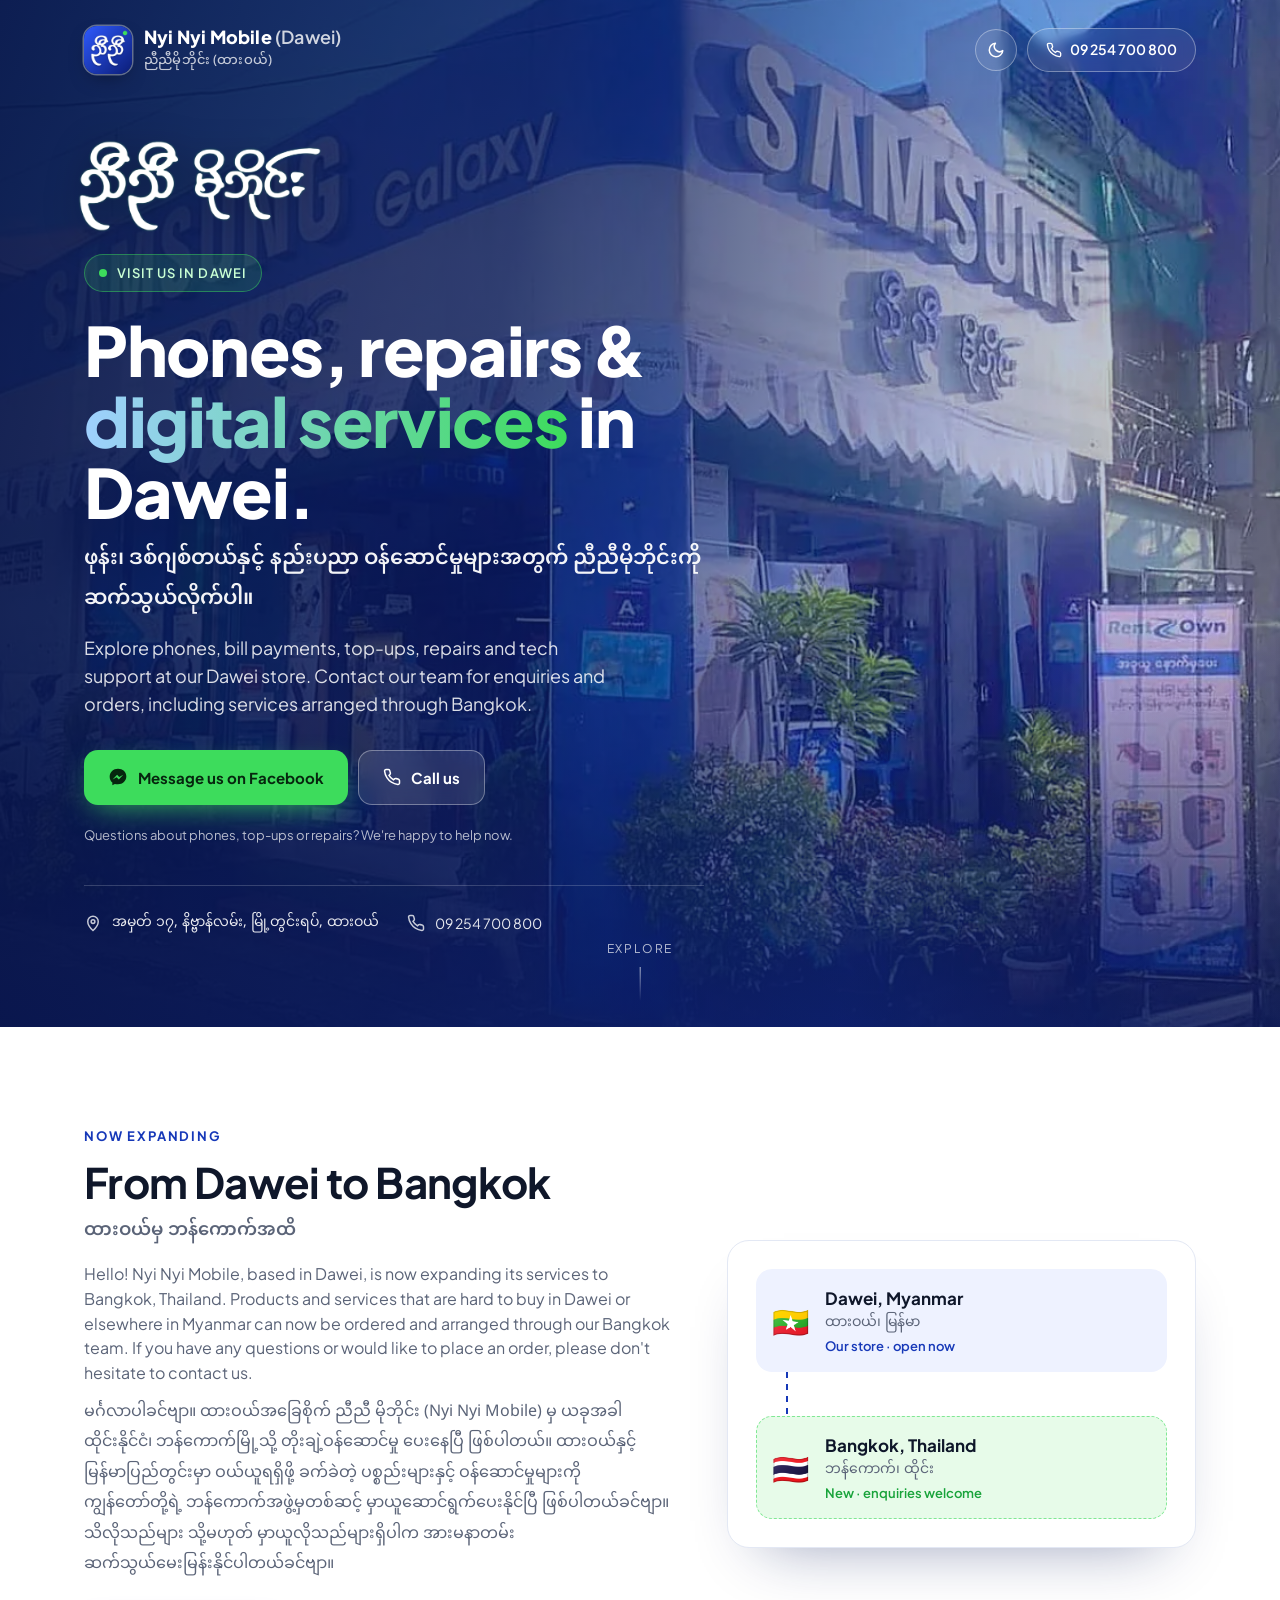
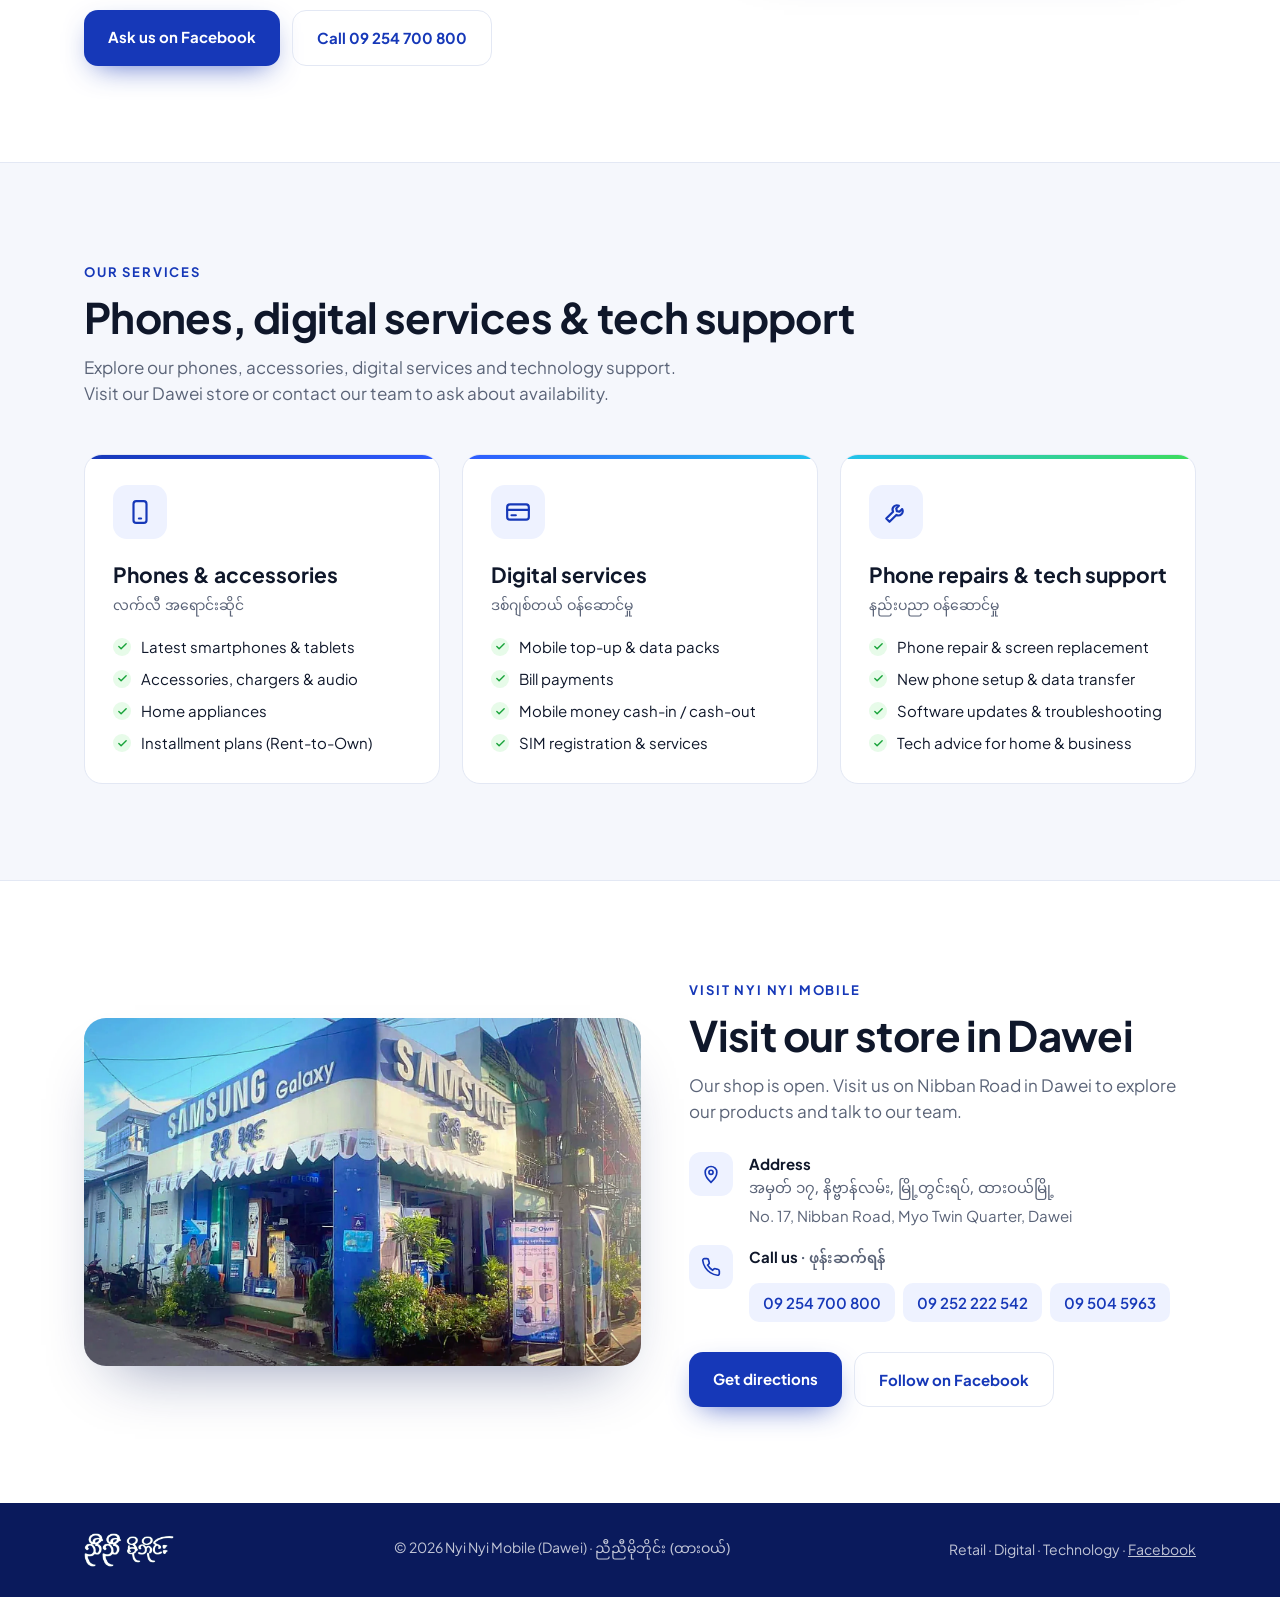
<file: index.html>
<!doctype html>
<html lang="en">
<head>
<meta charset="utf-8">
<meta name="viewport" content="width=device-width, initial-scale=1">
<title>Nyi Nyi Mobile Dawei | Phones, Repairs & Digital Services</title>
<meta name="description" content="Visit Nyi Nyi Mobile in Dawei for smartphones, accessories, phone repairs, top-ups and digital services. Find us at No. 17, Nibban Road. Call 09 254 700 800.">
<link rel="canonical" href="https://nyinyimobile.com/">
<meta property="og:type" content="website">
<meta property="og:title" content="Nyi Nyi Mobile Dawei | Phones, Repairs & Digital Services">
<meta property="og:description" content="Visit Nyi Nyi Mobile in Dawei for smartphones, accessories, phone repairs, top-ups and digital services. Find us at No. 17, Nibban Road. Call 09 254 700 800.">
<meta property="og:image" content="https://nyinyimobile.com/assets/storefront.jpg">
<meta property="og:url" content="https://nyinyimobile.com/">
<meta property="og:site_name" content="Nyi Nyi Mobile">
<meta property="og:image:width" content="1592">
<meta property="og:image:height" content="935">
<meta property="og:image:alt" content="Nyi Nyi Mobile storefront on Nibban Road in Dawei, Myanmar">
<meta name="twitter:card" content="summary_large_image">
<meta name="twitter:title" content="Nyi Nyi Mobile Dawei | Phones, Repairs & Digital Services">
<meta name="twitter:description" content="Visit Nyi Nyi Mobile in Dawei for smartphones, accessories, phone repairs, top-ups and digital services. Find us at No. 17, Nibban Road. Call 09 254 700 800.">
<meta name="twitter:image" content="https://nyinyimobile.com/assets/storefront.jpg">
<meta name="twitter:image:alt" content="Nyi Nyi Mobile storefront on Nibban Road in Dawei, Myanmar">
<link rel="preload" as="image" href="assets/storefront.webp" fetchpriority="high">
<link rel="icon" type="image/png" href="assets/logo/favicon-64.png">
<link rel="apple-touch-icon" href="assets/logo/apple-touch-icon.png">
<meta name="theme-color" content="#0a1a5c">
<script>try{var t=localStorage.getItem('nnm-theme');if(t==='dark'||t==='light')document.documentElement.setAttribute('data-theme',t)}catch(e){}</script>
<link rel="preconnect" href="https://fonts.googleapis.com">
<link rel="preconnect" href="https://fonts.gstatic.com" crossorigin>
<link href="https://fonts.googleapis.com/css2?family=Plus+Jakarta+Sans:wght@400;500;600;700;800&family=Noto+Sans+Myanmar:wght@400;600;700&display=swap" rel="stylesheet">
<script type="application/ld+json">
{
  "@context": "https://schema.org",
  "@graph": [
    {
      "@type": "MobilePhoneStore",
      "@id": "https://nyinyimobile.com/#business",
      "name": "Nyi Nyi Mobile",
      "alternateName": "ညီညီမိုဘိုင်း (ထားဝယ်)",
      "url": "https://nyinyimobile.com/",
      "description": "Smartphones, accessories, phone repairs, mobile top-ups and digital services in Dawei, Myanmar.",
      "image": "https://nyinyimobile.com/assets/storefront.jpg",
      "logo": "https://nyinyimobile.com/assets/logo/logo-icon.png",
      "telephone": "+959254700800",
      "address": {
        "@type": "PostalAddress",
        "streetAddress": "No. 17, Nibban Road, Myo Twin Quarter",
        "addressLocality": "Dawei",
        "addressCountry": "MM"
      },
      "sameAs": [
        "https://www.facebook.com/profile.php?id=61550840542961"
      ]
    },
    {
      "@type": "WebSite",
      "@id": "https://nyinyimobile.com/#website",
      "url": "https://nyinyimobile.com/",
      "name": "Nyi Nyi Mobile",
      "alternateName": "ညီညီမိုဘိုင်း",
      "inLanguage": [
        "en",
        "my"
      ],
      "publisher": {
        "@id": "https://nyinyimobile.com/#business"
      }
    },
    {
      "@type": "WebPage",
      "@id": "https://nyinyimobile.com/#webpage",
      "url": "https://nyinyimobile.com/",
      "name": "Nyi Nyi Mobile Dawei | Phones, Repairs & Digital Services",
      "description": "Visit Nyi Nyi Mobile in Dawei for smartphones, accessories, phone repairs, top-ups and digital services. Find us at No. 17, Nibban Road. Call 09 254 700 800.",
      "inLanguage": [
        "en",
        "my"
      ],
      "isPartOf": {
        "@id": "https://nyinyimobile.com/#website"
      },
      "about": {
        "@id": "https://nyinyimobile.com/#business"
      }
    }
  ]
}
</script>
<style>
  :root{
    --blue-900:#0a1a5c;
    --blue-700:#1638b8;
    --blue-500:#2f5bff;
    --green:#3ddc5c;
    --ink:#0f172a;
    --muted:#5b6478;
    --bg:#f5f7fc;
    --card:#ffffff;
    --line:#e3e8f4;
    --surface:#ffffff;
    --tint:#eef2ff;
    --tint-hover:#e0e7ff;
    --accent:#1638b8;
    --check-bg:#e7fbe9;
    --footer:#0a1a5c;
    --radius:18px;
    color-scheme:light;
  }
  /* Dark theme: follows the phone/computer setting unless the visitor picks one with the toggle */
  @media (prefers-color-scheme:dark){
    :root:not([data-theme="light"]){
      --ink:#e7ecf7; --muted:#9ba7c0; --bg:#0a1020; --card:#111a2f; --line:#1f2b47;
      --surface:#0d1528; --tint:rgba(77,120,255,.16); --tint-hover:rgba(77,120,255,.26);
      --accent:#8fb0ff; --check-bg:rgba(61,220,92,.16); --footer:#060b18; color-scheme:dark;
    }
  }
  :root[data-theme="dark"]{
    --ink:#e7ecf7; --muted:#9ba7c0; --bg:#0a1020; --card:#111a2f; --line:#1f2b47;
    --surface:#0d1528; --tint:rgba(77,120,255,.16); --tint-hover:rgba(77,120,255,.26);
    --accent:#8fb0ff; --check-bg:rgba(61,220,92,.16); --footer:#060b18; color-scheme:dark;
  }
  body,.visit,.card{transition:background-color .25s,border-color .25s,color .25s}

  .nav__right{display:flex;align-items:center;gap:10px}
  .theme-toggle{
    width:42px;height:42px;flex:none;border-radius:999px;display:grid;place-items:center;cursor:pointer;color:#fff;
    border:1px solid rgba(255,255,255,.35);background:rgba(255,255,255,.08);backdrop-filter:blur(6px);
  }
  .theme-toggle:hover{background:rgba(255,255,255,.18)}
  .theme-toggle .i-sun{display:none}
  [data-active-theme="dark"] .theme-toggle .i-sun{display:block}
  [data-active-theme="dark"] .theme-toggle .i-moon{display:none}
  *{box-sizing:border-box;margin:0;padding:0}
  html{scroll-behavior:smooth}
  body{
    font-family:"Plus Jakarta Sans","Noto Sans Myanmar",system-ui,sans-serif;
    background:var(--bg);color:var(--ink);line-height:1.55;
    -webkit-font-smoothing:antialiased;
  }
  .mm{font-family:"Noto Sans Myanmar","Plus Jakarta Sans",sans-serif;line-height:1.9}
  a{color:inherit}
  .wrap{width:100%;max-width:1160px;margin:0 auto;padding:0 24px}

  /* ---------- Hero ---------- */
  .hero{
    position:relative;min-height:100vh;min-height:100svh;color:#fff;
    display:flex;flex-direction:column;overflow:hidden;isolation:isolate;
  }
  .hero__img{
    position:absolute;inset:0;z-index:-2;
    background:url("assets/storefront.webp") center 35%/cover no-repeat;
    transform:scale(1.04);animation:drift 24s ease-in-out infinite alternate;
  }
  .hero::before{
    content:"";position:absolute;inset:0;z-index:-1;
    background:
      linear-gradient(100deg, rgba(8,20,72,.94) 0%, rgba(10,26,92,.82) 38%, rgba(22,56,184,.35) 70%, rgba(22,56,184,.15) 100%),
      linear-gradient(0deg, rgba(8,20,72,.85) 0%, rgba(8,20,72,0) 40%);
  }
  @keyframes drift{to{transform:scale(1.1) translateX(-1.5%)}}

  .nav{display:flex;align-items:center;justify-content:space-between;padding:26px 0}
  .brand{display:flex;align-items:center;gap:12px;text-decoration:none}
  .brand__mark{
    width:48px;height:48px;border-radius:13px;display:block;flex:none;
    box-shadow:0 0 0 1.5px rgba(255,255,255,.35), 0 8px 20px -8px rgba(0,0,0,.5);
  }
  .hero__logo{display:block;height:clamp(64px,8vw,92px);width:auto;margin:0 0 22px -6px;filter:drop-shadow(0 6px 18px rgba(0,0,0,.35))}
  .foot-logo{height:34px;width:auto;display:block}
  .brand__name{font-weight:800;font-size:18px;letter-spacing:.2px;line-height:1.1}
  .brand__name small{display:block;font-weight:500;font-size:13px;opacity:.75}
  .nav__cta{
    font-size:14px;font-weight:600;text-decoration:none;padding:10px 18px;border-radius:999px;
    border:1px solid rgba(255,255,255,.35);backdrop-filter:blur(6px);background:rgba(255,255,255,.08);
  }
  .nav__cta:hover{background:rgba(255,255,255,.18)}
  .nav__cta{display:inline-flex;align-items:center;gap:8px;white-space:nowrap}
  .brand__city{font-weight:600;opacity:.8}
  .brand__name small{margin-top:2px}
  .hero__meta a{display:flex;align-items:center;gap:10px;opacity:.9;text-decoration:none}
  .hero__meta a:hover{opacity:1;text-decoration:underline}
  .phones{display:flex;flex-wrap:wrap;gap:8px;margin-top:8px}
  .phones a{
    display:inline-flex;align-items:center;font-weight:600;font-size:15px;text-decoration:none;
    padding:8px 14px;border-radius:10px;background:var(--tint);color:var(--accent);white-space:nowrap;
  }
  .phones a:hover{background:var(--tint-hover)}

  .hero__body{flex:1;display:flex;align-items:center;padding:40px 0 90px}
  .hero__content{max-width:620px}
  .pill{
    display:inline-flex;align-items:center;gap:10px;font-size:13px;font-weight:600;letter-spacing:.08em;
    text-transform:uppercase;padding:8px 14px;border-radius:999px;
    background:rgba(61,220,92,.14);border:1px solid rgba(61,220,92,.45);color:#c9ffd4;
  }
  .pill .dot{width:8px;height:8px;border-radius:50%;background:var(--green);box-shadow:0 0 0 0 rgba(61,220,92,.7);animation:pulse 2s infinite}
  @keyframes pulse{70%{box-shadow:0 0 0 10px rgba(61,220,92,0)}100%{box-shadow:0 0 0 0 rgba(61,220,92,0)}}
  h1{font-size:clamp(38px,6vw,68px);line-height:1.04;font-weight:800;letter-spacing:-.02em;margin:22px 0 14px}
  h1 em{font-style:normal;background:linear-gradient(90deg,#9fd0ff,var(--green));-webkit-background-clip:text;background-clip:text;color:transparent}
  .hero__mm{font-size:clamp(17px,2.2vw,21px);font-weight:600;opacity:.95;margin-bottom:14px}
  .hero__lead{font-size:clamp(16px,1.8vw,18px);opacity:.85;max-width:540px}

  .notify{margin-top:32px;display:flex;gap:10px;flex-wrap:wrap;max-width:520px}
  .btn{
    font:inherit;font-weight:700;font-size:15px;padding:15px 24px;border-radius:14px;border:0;cursor:pointer;
    background:var(--green);color:#06260e;transition:transform .15s, box-shadow .15s;
    box-shadow:0 10px 30px -10px rgba(61,220,92,.8);
  }
  .btn:hover{transform:translateY(-1px)}
  .notify__note{font-size:13px;opacity:.7;margin-top:10px;width:100%}
  .btn--icon{display:inline-flex;align-items:center;justify-content:center;gap:10px;text-decoration:none}
  .btn--glass{background:rgba(255,255,255,.1);color:#fff;border:1px solid rgba(255,255,255,.35);box-shadow:none;backdrop-filter:blur(8px)}
  .btn--glass:hover{background:rgba(255,255,255,.18)}

  .hero__meta{
    display:flex;gap:28px;flex-wrap:wrap;margin-top:40px;padding-top:24px;border-top:1px solid rgba(255,255,255,.18);
    font-size:14px;
  }
  .hero__meta div{display:flex;align-items:center;gap:10px;opacity:.9}
  .hero__meta svg{flex:none;opacity:.85}

  .scroll{position:absolute;left:50%;bottom:26px;transform:translateX(-50%);opacity:.7;font-size:12px;letter-spacing:.15em;text-transform:uppercase;text-decoration:none;display:flex;flex-direction:column;align-items:center;gap:8px}
  .scroll span{width:1px;height:34px;background:linear-gradient(#fff,transparent)}

  /* ---------- Services ---------- */
  section{padding:96px 0}
  .eyebrow{font-size:13px;font-weight:700;letter-spacing:.14em;text-transform:uppercase;color:var(--accent)}
  h2{font-size:clamp(28px,4vw,42px);line-height:1.15;letter-spacing:-.015em;margin:10px 0 12px}
  .sub{color:var(--muted);max-width:620px;font-size:17px}
  .grid{display:grid;grid-template-columns:repeat(3,1fr);gap:22px;margin-top:48px}
  .card{
    background:var(--card);border:1px solid var(--line);border-radius:var(--radius);padding:30px 28px 28px;
    position:relative;overflow:hidden;transition:transform .2s, box-shadow .2s;
  }
  .card:hover{transform:translateY(-4px);box-shadow:0 24px 50px -24px rgba(22,56,184,.35)}
  .card::after{content:"";position:absolute;left:0;top:0;height:4px;width:100%;background:linear-gradient(90deg,var(--blue-700),var(--blue-500))}
  .card:nth-child(2)::after{background:linear-gradient(90deg,var(--blue-500),#22c1ee)}
  .card:nth-child(3)::after{background:linear-gradient(90deg,#22c1ee,var(--green))}
  .icon{width:54px;height:54px;border-radius:14px;display:grid;place-items:center;background:var(--tint);color:var(--accent);margin-bottom:20px}
  .card h3{font-size:21px;margin-bottom:2px}
  .card .mm{color:var(--muted);font-size:14px;margin-bottom:14px}
  .card ul{list-style:none;display:grid;gap:9px;font-size:15px}
  .card li{display:flex;gap:10px;align-items:flex-start}
  .card li::before{content:"";flex:none;width:18px;height:18px;margin-top:3px;border-radius:50%;
    background:var(--check-bg) url("data:image/svg+xml,%3Csvg xmlns='http://www.w3.org/2000/svg' viewBox='0 0 24 24' fill='none' stroke='%2318a33a' stroke-width='3' stroke-linecap='round' stroke-linejoin='round'%3E%3Cpath d='M20 6 9 17l-5-5'/%3E%3C/svg%3E") center/11px no-repeat}

  /* ---------- Visit ---------- */
  .visit{background:var(--surface);border-top:1px solid var(--line)}

  /* ---------- Expansion ---------- */
  .expand{background:var(--surface);border-bottom:1px solid var(--line)}
  .expand__grid{display:grid;grid-template-columns:1.25fr 1fr;gap:56px;align-items:center}
  .expand__mm{color:var(--muted);font-size:18px;font-weight:600;margin:-4px 0 14px}
  .expand__text{color:var(--muted);font-size:16px;max-width:620px;margin-bottom:12px}
  .route{background:var(--card);border:1px solid var(--line);border-radius:22px;padding:28px;box-shadow:0 30px 60px -36px rgba(10,26,92,.45)}
  .loc{display:flex;gap:16px;align-items:center;padding:16px;border-radius:16px;background:var(--tint)}
  .loc--new{background:var(--check-bg);outline:1.5px dashed rgba(61,220,92,.6);outline-offset:-1.5px}
  .loc__flag{font-size:30px;line-height:1;flex:none}
  .loc b{display:block;font-size:17px}
  .loc .mm{display:block;color:var(--muted);font-size:14px;line-height:1.6}
  .loc small{display:block;font-size:13px;font-weight:600;color:var(--accent);margin-top:2px}
  .loc--new small{color:#18a33a}
  [data-active-theme="dark"] .loc--new small{color:var(--green)}
  .route__line{height:44px;display:flex;justify-content:flex-start;padding-left:30px}
  .route__line span{width:2px;height:100%;background:repeating-linear-gradient(to bottom,var(--accent) 0 6px,transparent 6px 12px)}
  .visit__grid{display:grid;grid-template-columns:1.1fr 1fr;gap:48px;align-items:center}
  .photo{border-radius:22px;overflow:hidden;box-shadow:0 30px 60px -30px rgba(10,26,92,.45);aspect-ratio:16/10;background:var(--line)}
  .photo img{width:100%;height:100%;object-fit:cover;display:block}
  .info{display:grid;gap:18px;margin-top:28px}
  .info__row{display:flex;gap:16px;align-items:flex-start}
  .info__icon{flex:none;width:44px;height:44px;border-radius:12px;background:var(--tint);color:var(--accent);display:grid;place-items:center}
  .info__row b{display:block;font-size:15px}
  .info__row p{color:var(--muted);font-size:15px}
  .actions{display:flex;gap:12px;flex-wrap:wrap;margin-top:30px}
  .btn--blue{background:var(--blue-700);color:#fff;box-shadow:0 10px 30px -12px rgba(22,56,184,.8);text-decoration:none}
  .btn--ghost{background:transparent;color:var(--accent);border:1.5px solid var(--line);box-shadow:none;text-decoration:none}

  footer{background:var(--footer);color:rgba(255,255,255,.75);font-size:14px;padding:30px 0}
  footer .wrap{display:flex;justify-content:space-between;align-items:center;gap:16px;flex-wrap:wrap}


  @media (max-width:900px){
    .grid{grid-template-columns:1fr}
    .visit__grid{grid-template-columns:1fr}
    .expand__grid{grid-template-columns:1fr;gap:32px}
  }
  @media (max-width:600px){
    .wrap{padding:0 16px}
    .nav{padding:16px 0}
    .brand{gap:10px}
    .brand__mark{width:42px;height:42px;border-radius:11px}
    .hero__logo{height:58px;margin-bottom:16px}
    footer .wrap{align-items:center}
    .brand__name{font-size:16px}
    .brand__name small{font-size:12px}
    .nav__cta{padding:0;width:42px;height:42px;justify-content:center}
    .nav__cta-text{display:none}
    .hero__img{background-position:62% 30%;animation:none;transform:none}
    .hero::before{background:linear-gradient(180deg, rgba(8,20,72,.45) 0%, rgba(8,20,72,.55) 22%, rgba(8,20,72,.92) 48%, rgba(8,20,72,.98) 100%)}
    .hero__body{align-items:flex-end;padding:120px 0 64px}
    h1{font-size:34px;margin:16px 0 10px}
    .hero__mm{font-size:16px}
    .hero__lead{font-size:15px}
    .notify{margin-top:24px}
    .hero__meta{flex-direction:column;gap:12px;margin-top:28px;padding-top:20px}
    .scroll{display:none}
    section{padding:64px 0}
    .grid{gap:16px;margin-top:32px}
    .card{padding:24px 20px 22px}
    .visit__grid{gap:28px}
    .photo{border-radius:16px}
    .phones a{flex:1 1 auto;justify-content:center}
    .actions .btn{width:100%;text-align:center}
    .btn{width:100%}
    footer .wrap{flex-direction:column;gap:6px;text-align:center}
  }
  @media (prefers-reduced-motion:reduce){.hero__img,.pill .dot{animation:none}}
</style>
</head>
<body>

<!-- HERO -->
<header class="hero">
  <div class="hero__img" role="img" aria-label="Nyi Nyi Mobile storefront on a corner street in Dawei"></div>
  <div class="wrap">
    <nav class="nav" aria-label="Main navigation">
      <a class="brand" href="#">
        <img class="brand__mark" src="assets/logo/logo-icon.png" alt="" width="44" height="44">
        <span class="brand__name">Nyi Nyi Mobile <span class="brand__city">(Dawei)</span><small class="mm" lang="my">ညီညီမိုဘိုင်း (ထားဝယ်)</small></span>
      </a>
      <div class="nav__right">
      <button class="theme-toggle" type="button" aria-label="Switch between light and dark mode" title="Light / dark mode">
        <svg class="i-moon" width="18" height="18" viewBox="0 0 24 24" fill="none" stroke="currentColor" stroke-width="2" stroke-linecap="round" stroke-linejoin="round"><path d="M21 12.8A9 9 0 1 1 11.2 3a7 7 0 0 0 9.8 9.8z"/></svg>
        <svg class="i-sun" width="18" height="18" viewBox="0 0 24 24" fill="none" stroke="currentColor" stroke-width="2" stroke-linecap="round"><circle cx="12" cy="12" r="4"/><path d="M12 2v2M12 20v2M4.9 4.9l1.4 1.4M17.7 17.7l1.4 1.4M2 12h2M20 12h2M4.9 19.1l1.4-1.4M17.7 6.3l1.4-1.4"/></svg>
      </button>
      <a class="nav__cta" href="tel:+959254700800" aria-label="Call 09 254 700 800">
        <svg width="16" height="16" viewBox="0 0 24 24" fill="none" stroke="currentColor" stroke-width="2"><path d="M22 16.9v3a2 2 0 0 1-2.2 2 19.8 19.8 0 0 1-8.6-3.1 19.5 19.5 0 0 1-6-6A19.8 19.8 0 0 1 2.1 4.2 2 2 0 0 1 4.1 2h3a2 2 0 0 1 2 1.7c.1.9.4 1.8.7 2.7a2 2 0 0 1-.5 2.1L8 9.8a16 16 0 0 0 6 6l1.3-1.3a2 2 0 0 1 2.1-.5c.9.3 1.8.6 2.7.7a2 2 0 0 1 1.7 2z"/></svg>
        <span class="nav__cta-text">09 254 700 800</span>
      </a>
      </div>
    </nav>
  </div>

  <div class="hero__body">
    <div class="wrap">
      <div class="hero__content">
        <img class="hero__logo" src="assets/logo/logo-wordmark-white.png" alt="ညီညီမိုဘိုင်း — Nyi Nyi Mobile" width="1200" height="453">
        <span class="pill"><span class="dot"></span>Visit us in Dawei</span>
        <h1>Phones, repairs &amp; <em>digital services</em> in Dawei.</h1>
        <p class="hero__mm mm" lang="my">ဖုန်း၊ ဒစ်ဂျစ်တယ်နှင့် နည်းပညာ ဝန်ဆောင်မှုများအတွက် ညီညီမိုဘိုင်းကို ဆက်သွယ်လိုက်ပါ။</p>
        <p class="hero__lead">Explore phones, bill payments, top-ups, repairs and tech support at our Dawei store. Contact our team for enquiries and orders, including services arranged through Bangkok.</p>

        <div class="notify">
          <a class="btn btn--icon" href="https://m.me/61550840542961" target="_blank" rel="noopener">
            <svg width="20" height="20" viewBox="0 0 24 24" fill="currentColor" aria-hidden="true"><path d="M12 2C6.4 2 2 6.1 2 11.6c0 2.9 1.2 5.4 3.2 7.1V22l3-1.7c1.2.3 2.5.5 3.8.5 5.6 0 10-4.1 10-9.6S17.6 2 12 2zm1 12.9-2.6-2.7-4.9 2.7 5.4-5.7 2.6 2.7 4.8-2.7-5.3 5.7z"/></svg>
            Message us on Facebook
          </a>
          <a class="btn btn--icon btn--glass" href="tel:+959254700800">
            <svg width="18" height="18" viewBox="0 0 24 24" fill="none" stroke="currentColor" stroke-width="2" aria-hidden="true"><path d="M22 16.9v3a2 2 0 0 1-2.2 2 19.8 19.8 0 0 1-8.6-3.1 19.5 19.5 0 0 1-6-6A19.8 19.8 0 0 1 2.1 4.2 2 2 0 0 1 4.1 2h3a2 2 0 0 1 2 1.7c.1.9.4 1.8.7 2.7a2 2 0 0 1-.5 2.1L8 9.8a16 16 0 0 0 6 6l1.3-1.3a2 2 0 0 1 2.1-.5c.9.3 1.8.6 2.7.7a2 2 0 0 1 1.7 2z"/></svg>
            Call us
          </a>
          <p class="notify__note">Questions about phones, top-ups or repairs? We're happy to help now.</p>
        </div>

        <div class="hero__meta">
          <div>
            <svg width="18" height="18" viewBox="0 0 24 24" fill="none" stroke="currentColor" stroke-width="2"><path d="M12 22s7-6.2 7-12a7 7 0 1 0-14 0c0 5.8 7 12 7 12z"/><circle cx="12" cy="10" r="2.5"/></svg>
            <span class="mm" lang="my">အမှတ် ၁၇, နိဗ္ဗာန်လမ်း, မြို့တွင်းရပ်, ထားဝယ်</span>
          </div>
          <a href="tel:+959254700800">
            <svg width="18" height="18" viewBox="0 0 24 24" fill="none" stroke="currentColor" stroke-width="2"><path d="M22 16.9v3a2 2 0 0 1-2.2 2 19.8 19.8 0 0 1-8.6-3.1 19.5 19.5 0 0 1-6-6A19.8 19.8 0 0 1 2.1 4.2 2 2 0 0 1 4.1 2h3a2 2 0 0 1 2 1.7c.1.9.4 1.8.7 2.7a2 2 0 0 1-.5 2.1L8 9.8a16 16 0 0 0 6 6l1.3-1.3a2 2 0 0 1 2.1-.5c.9.3 1.8.6 2.7.7a2 2 0 0 1 1.7 2z"/></svg>
            09 254 700 800
          </a>
        </div>
      </div>
    </div>
  </div>
  <a class="scroll" href="#bangkok">Explore<span></span></a>
</header>

<main id="main-content">
<!-- EXPANSION -->
<section class="expand" id="bangkok">
  <div class="wrap expand__grid">
    <div>
      <span class="eyebrow">Now expanding</span>
      <h2>From Dawei to Bangkok</h2>
      <p class="mm expand__mm" lang="my">ထားဝယ်မှ ဘန်ကောက်အထိ</p>
      <p class="expand__text">Hello! Nyi Nyi Mobile, based in Dawei, is now expanding its services to Bangkok, Thailand. Products and services that are hard to buy in Dawei or elsewhere in Myanmar can now be ordered and arranged through our Bangkok team. If you have any questions or would like to place an order, please don't hesitate to contact us.</p>
      <p class="expand__text mm" lang="my">မင်္ဂလာပါခင်ဗျာ။ ထားဝယ်အခြေစိုက် ညီညီ မိုဘိုင်း (Nyi Nyi Mobile) မှ ယခုအခါ ထိုင်းနိုင်ငံ၊ ဘန်ကောက်မြို့သို့ တိုးချဲ့ဝန်ဆောင်မှု ပေးနေပြီ ဖြစ်ပါတယ်။ ထားဝယ်နှင့် မြန်မာပြည်တွင်းမှာ ဝယ်ယူရရှိဖို့ ခက်ခဲတဲ့ ပစ္စည်းများနှင့် ဝန်ဆောင်မှုများကို ကျွန်တော်တို့ရဲ့ ဘန်ကောက်အဖွဲ့မှတစ်ဆင့် မှာယူဆောင်ရွက်ပေးနိုင်ပြီ ဖြစ်ပါတယ်ခင်ဗျာ။ သိလိုသည်များ သို့မဟုတ် မှာယူလိုသည်များရှိပါက အားမနာတမ်း ဆက်သွယ်မေးမြန်းနိုင်ပါတယ်ခင်ဗျာ။</p>
      <div class="actions">
        <a class="btn btn--blue" href="https://m.me/61550840542961" target="_blank" rel="noopener">Ask us on Facebook</a>
        <a class="btn btn--ghost" href="tel:+959254700800">Call 09 254 700 800</a>
      </div>
    </div>
    <div class="route" aria-label="Locations: Dawei, Myanmar and Bangkok, Thailand">
      <div class="loc">
        <span class="loc__flag">🇲🇲</span>
        <div><b>Dawei, Myanmar</b><span class="mm" lang="my">ထားဝယ်၊ မြန်မာ</span><small>Our store · open now</small></div>
      </div>
      <div class="route__line" aria-hidden="true"><span></span></div>
      <div class="loc loc--new">
        <span class="loc__flag">🇹🇭</span>
        <div><b>Bangkok, Thailand</b><span class="mm" lang="my">ဘန်ကောက်၊ ထိုင်း</span><small>New · enquiries welcome</small></div>
      </div>
    </div>
  </div>
</section>

<!-- SERVICES -->
<section id="services">
  <div class="wrap">
    <span class="eyebrow">Our services</span>
    <h2>Phones, digital services &amp; tech support</h2>
    <p class="sub">Explore our phones, accessories, digital services and technology support. Visit our Dawei store or contact our team to ask about availability.</p>

    <div class="grid">
      <article class="card">
        <div class="icon">
          <svg width="26" height="26" viewBox="0 0 24 24" fill="none" stroke="currentColor" stroke-width="2" stroke-linecap="round" stroke-linejoin="round"><rect x="6" y="2" width="12" height="20" rx="2.5"/><path d="M11 18h2"/></svg>
        </div>
        <h3>Phones &amp; accessories</h3>
        <p class="mm" lang="my">လက်လီ အရောင်းဆိုင်</p>
        <ul>
          <li>Latest smartphones &amp; tablets</li>
          <li>Accessories, chargers &amp; audio</li>
          <li>Home appliances</li>
          <li>Installment plans (Rent-to-Own)</li>
        </ul>
      </article>

      <article class="card">
        <div class="icon">
          <svg width="26" height="26" viewBox="0 0 24 24" fill="none" stroke="currentColor" stroke-width="2" stroke-linecap="round" stroke-linejoin="round"><rect x="2" y="5" width="20" height="14" rx="2.5"/><path d="M2 10h20M6 15h4"/></svg>
        </div>
        <h3>Digital services</h3>
        <p class="mm" lang="my">ဒစ်ဂျစ်တယ် ဝန်ဆောင်မှု</p>
        <ul>
          <li>Mobile top-up &amp; data packs</li>
          <li>Bill payments</li>
          <li>Mobile money cash-in / cash-out</li>
          <li>SIM registration &amp; services</li>
        </ul>
      </article>

      <article class="card">
        <div class="icon">
          <svg width="26" height="26" viewBox="0 0 24 24" fill="none" stroke="currentColor" stroke-width="2" stroke-linecap="round" stroke-linejoin="round"><path d="M14.7 6.3a4 4 0 0 0-5.4 5.4L3 18l3 3 6.3-6.3a4 4 0 0 0 5.4-5.4l-2.5 2.5-2.4-.6-.6-2.4z"/></svg>
        </div>
        <h3>Phone repairs &amp; tech support</h3>
        <p class="mm" lang="my">နည်းပညာ ဝန်ဆောင်မှု</p>
        <ul>
          <li>Phone repair &amp; screen replacement</li>
          <li>New phone setup &amp; data transfer</li>
          <li>Software updates &amp; troubleshooting</li>
          <li>Tech advice for home &amp; business</li>
        </ul>
      </article>
    </div>
  </div>
</section>

<!-- VISIT -->
<section class="visit" id="visit">
  <div class="wrap visit__grid">
    <div class="photo">
      <img src="assets/storefront.webp" alt="Nyi Nyi Mobile phone shop at No. 17, Nibban Road, Dawei" width="1592" height="935" loading="lazy" decoding="async">
    </div>
    <div>
      <span class="eyebrow">Visit Nyi Nyi Mobile</span>
      <h2>Visit our store in Dawei</h2>
      <p class="sub">Our shop is open. Visit us on Nibban Road in Dawei to explore our products and talk to our team.</p>

      <div class="info">
        <div class="info__row">
          <span class="info__icon"><svg width="20" height="20" viewBox="0 0 24 24" fill="none" stroke="currentColor" stroke-width="2"><path d="M12 22s7-6.2 7-12a7 7 0 1 0-14 0c0 5.8 7 12 7 12z"/><circle cx="12" cy="10" r="2.5"/></svg></span>
          <div>
            <b>Address</b>
            <p class="mm" lang="my">အမှတ် ၁၇, နိဗ္ဗာန်လမ်း, မြို့တွင်းရပ်, ထားဝယ်မြို့</p>
            <p>No. 17, Nibban Road, Myo Twin Quarter, Dawei</p>
          </div>
        </div>
        <div class="info__row">
          <span class="info__icon"><svg width="20" height="20" viewBox="0 0 24 24" fill="none" stroke="currentColor" stroke-width="2"><path d="M22 16.9v3a2 2 0 0 1-2.2 2 19.8 19.8 0 0 1-8.6-3.1 19.5 19.5 0 0 1-6-6A19.8 19.8 0 0 1 2.1 4.2 2 2 0 0 1 4.1 2h3a2 2 0 0 1 2 1.7c.1.9.4 1.8.7 2.7a2 2 0 0 1-.5 2.1L8 9.8a16 16 0 0 0 6 6l1.3-1.3a2 2 0 0 1 2.1-.5c.9.3 1.8.6 2.7.7a2 2 0 0 1 1.7 2z"/></svg></span>
          <div>
            <b>Call us <span class="mm" lang="my" style="font-weight:600;color:var(--muted)">· ဖုန်းဆက်ရန်</span></b>
            <div class="phones">
              <a href="tel:+959254700800">09 254 700 800</a>
              <a href="tel:+959252222542">09 252 222 542</a>
              <a href="tel:+9595045963">09 504 5963</a>
            </div>
          </div>
        </div>
      </div>

      <div class="actions">
        <a class="btn btn--blue" href="https://www.google.com/maps/search/?api=1&query=Nibban+Road+Dawei+Myanmar" target="_blank" rel="noopener">Get directions</a>
        <a class="btn btn--ghost" href="https://www.facebook.com/profile.php?id=61550840542961" target="_blank" rel="noopener">Follow on Facebook</a>
      </div>
    </div>
  </div>
</section>

</main>

<footer>
  <div class="wrap">
    <img class="foot-logo" src="assets/logo/logo-wordmark-white.png" alt="ညီညီမိုဘိုင်း" width="1200" height="453">
    <span>© 2026 Nyi Nyi Mobile (Dawei) · <span class="mm" lang="my">ညီညီမိုဘိုင်း (ထားဝယ်)</span></span>
    <span>Retail · Digital · Technology · <a href="https://www.facebook.com/profile.php?id=61550840542961" target="_blank" rel="noopener">Facebook</a></span>
  </div>
</footer>

<script>
  // Light / dark mode: follow the device setting until the visitor chooses, then remember the choice.
  (function () {
    var root = document.documentElement, KEY = 'nnm-theme';
    var media = window.matchMedia('(prefers-color-scheme: dark)');
    var meta = document.querySelector('meta[name="theme-color"]');
    function saved() { try { return localStorage.getItem(KEY); } catch (e) { return null; } }
    function active() { return root.getAttribute('data-theme') || (media.matches ? 'dark' : 'light'); }
    function sync() {
      var t = active();
      root.setAttribute('data-active-theme', t);
      if (meta) meta.setAttribute('content', t === 'dark' ? '#060b18' : '#0a1a5c');
    }
    var s = saved();
    if (s === 'light' || s === 'dark') root.setAttribute('data-theme', s);
    sync();
    if (media.addEventListener) media.addEventListener('change', sync);
    document.querySelector('.theme-toggle').addEventListener('click', function () {
      var next = active() === 'dark' ? 'light' : 'dark';
      root.setAttribute('data-theme', next);
      try { localStorage.setItem(KEY, next); } catch (e) {}
      sync();
    });
  })();

  // Burmese has no reliable word-break data in browsers, so only allow line breaks at spaces.
  document.querySelectorAll('.mm').forEach(function (el) {
    if (el.children.length) return;
    el.innerHTML = el.textContent.trim().split(/\s+/).map(function (w) {
      return '<span style="white-space:nowrap">' + w + '</span>';
    }).join(' ');
  });
</script>
</body>
</html>
</file>
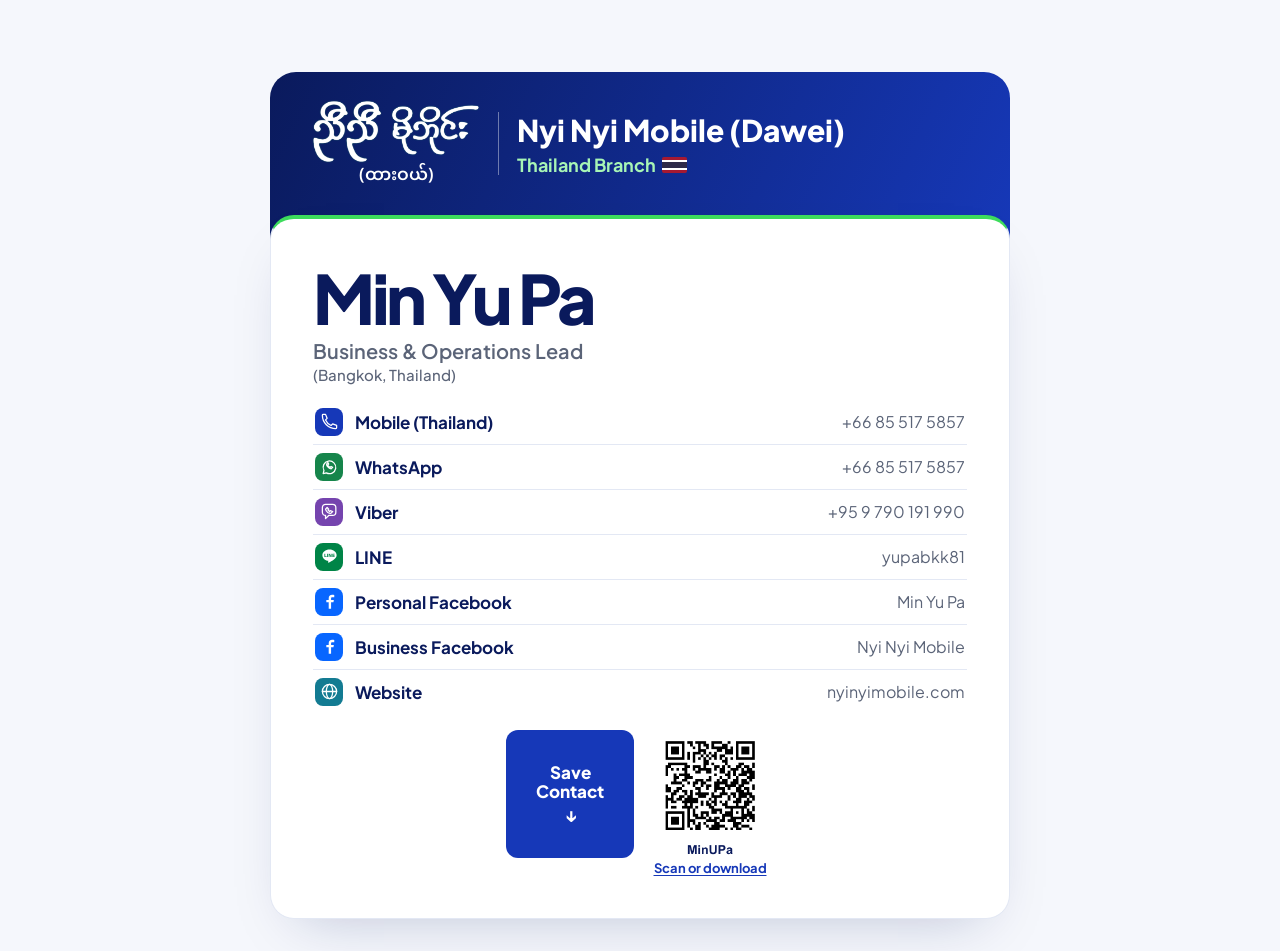
<file: card/min-yu-pa/index.html>
<!doctype html>
<html lang="en">
<head>
  <meta charset="utf-8">
  <meta name="viewport" content="width=device-width, initial-scale=1">
  <title>Min Yu Pa | Nyi Nyi Mobile</title>
  <meta name="description" content="Digital name card for Min Yu Pa, Business &amp; Operations Lead at Nyi Nyi Mobile.">
  <meta name="robots" content="noindex">
  <meta name="theme-color" media="(prefers-color-scheme: light)" content="#0a1a5c">
  <meta name="theme-color" media="(prefers-color-scheme: dark)" content="#0a1020">
  <link rel="canonical" href="https://nyinyimobile.com/card/min-yu-pa/">
  <link rel="icon" href="../../assets/logo/favicon-64.png" type="image/png">
  <link rel="apple-touch-icon" href="../../assets/logo/apple-touch-icon.png">
  <link rel="preconnect" href="https://fonts.googleapis.com">
  <link rel="preconnect" href="https://fonts.gstatic.com" crossorigin>
  <link href="https://fonts.googleapis.com/css2?family=Noto+Sans+Myanmar:wght@600&family=Plus+Jakarta+Sans:wght@400;500;600;700;800&display=swap" rel="stylesheet">
  <link rel="stylesheet" href="card.css?v=6">
  <meta property="og:type" content="website">
  <meta property="og:title" content="Min Yu Pa | Nyi Nyi Mobile">
  <meta property="og:description" content="Business &amp; Operations Lead at Nyi Nyi Mobile.">
  <meta property="og:url" content="https://nyinyimobile.com/card/min-yu-pa/">
  <meta property="og:site_name" content="Nyi Nyi Mobile">
</head>
<body>
  <main class="card" aria-labelledby="name">
    <header class="brand">
      <a class="brand-link" href="../../">
        <span class="brand-mark" aria-hidden="true">
          <img src="../../assets/logo/logo-wordmark-white.png" alt="" width="1200" height="453">
          <span lang="my">(ထားဝယ်)</span>
        </span>
        <span class="brand-name">
          Nyi Nyi Mobile (Dawei)
          <span class="brand-branch">Thailand Branch <span class="thai-flag" aria-hidden="true"></span></span>
        </span>
      </a>
    </header>

    <section class="panel">
      <div class="identity">
        <h1 id="name">Min Yu Pa</h1>
        <p>Business &amp; Operations Lead</p>
        <p class="location">(Bangkok, Thailand)</p>
      </div>

      <ul class="channels" aria-label="Contact channels">
        <li><a href="tel:+66855175857">
          <span class="channel-icon phone" aria-hidden="true"><svg viewBox="0 0 24 24"><path d="M7 3H4a1 1 0 0 0-1 1c0 9.4 7.6 17 17 17a1 1 0 0 0 1-1v-3l-5-2-2 2a14 14 0 0 1-7-7l2-2z"/></svg></span>
          <strong>Mobile (Thailand)</strong><small>+66 85 517 5857</small>
        </a></li>
        <li><a href="https://wa.me/66855175857">
          <span class="channel-icon whatsapp" aria-hidden="true"><svg viewBox="0 0 24 24"><path d="M5 17a8 8 0 1 1 3 3l-4 1z"/><path d="M9 8c-2 2 2 7 5 7l2-2-2-1-1 1c-1 0-3-2-3-3l1-1-1-2z"/></svg></span>
          <strong>WhatsApp</strong><small>+66 85 517 5857</small>
        </a></li>
        <li><a href="viber://chat?number=%2B959790191990">
          <span class="channel-icon viber" aria-hidden="true"><svg viewBox="0 0 24 24"><path d="M20 13a4 4 0 0 1-4 4h-5l-4 4v-4a4 4 0 0 1-4-4V7a4 4 0 0 1 4-4h9a4 4 0 0 1 4 4z"/><path d="M9 7 7 9c1 4 4 6 7 5l2-2-3-1-1 1-2-2 1-1z"/></svg></span>
          <strong>Viber</strong><small>+95 9 790 191 990</small>
        </a></li>
        <li><a href="https://line.me/ti/p/hdePA1FH_T">
          <span class="channel-icon line" aria-hidden="true"><svg viewBox="0 0 24 24"><path class="icon-fill" d="M12 3c-5 0-9 3.2-9 7.3 0 3.7 3.2 6.7 7.5 7.2l-.4 2.5c5.7-2.5 10.9-5.5 10.9-9.7C21 6.2 17 3 12 3z"/><text x="12" y="12.6" text-anchor="middle">LINE</text></svg></span>
          <strong>LINE</strong><small>yupabkk81</small>
        </a></li>
        <li><a href="https://www.facebook.com/min.yu.pa.176594">
          <span class="channel-icon facebook" aria-hidden="true"><svg viewBox="0 0 24 24"><path class="icon-fill" d="M14 21v-8h3l.5-3H14V8c0-1 .4-1.5 1.6-1.5H18V3.8c-.7-.2-1.7-.3-2.7-.3C12.6 3.5 11 5.1 11 8v2H8v3h3v8z"/></svg></span>
          <strong>Personal Facebook</strong><small>Min Yu Pa</small>
        </a></li>
        <li><a href="https://www.facebook.com/profile.php?id=61550840542961">
          <span class="channel-icon facebook" aria-hidden="true"><svg viewBox="0 0 24 24"><path class="icon-fill" d="M14 21v-8h3l.5-3H14V8c0-1 .4-1.5 1.6-1.5H18V3.8c-.7-.2-1.7-.3-2.7-.3C12.6 3.5 11 5.1 11 8v2H8v3h3v8z"/></svg></span>
          <strong>Business Facebook</strong><small>Nyi Nyi Mobile</small>
        </a></li>
        <li><a href="../../">
          <span class="channel-icon website" aria-hidden="true"><svg viewBox="0 0 24 24"><circle cx="12" cy="12" r="9"/><path d="M3 12h18"/><ellipse cx="12" cy="12" rx="4" ry="9"/></svg></span>
          <strong>Website</strong><small>nyinyimobile.com</small>
        </a></li>
      </ul>

      <div class="actions">
        <a class="save" href="min-yu-pa.vcf" download>Save Contact <span aria-hidden="true">↓</span></a>
        <a class="qr" href="qr.png?v=2" download="min-yu-pa-qr.png" aria-label="Download the MinUPa QR code">
          <img src="qr.png?v=2" width="450" height="450" alt="">
          <span>Scan or download</span>
        </a>
      </div>
    </section>
  </main>
</body>
</html>
</file>
<file: card/min-yu-pa/card.css>
:root {
  font-family: "Plus Jakarta Sans", system-ui, sans-serif;
  color-scheme: light dark;
  color: var(--ink);
  background: var(--page);
  --ink: #0a1a5c;
  --page: #f5f7fc;
  --surface: #fff;
  --hover: #eef2ff;
  --link: #1638b8;
  --focus: #2f5bff;
  --navy: #0a1a5c;
  --blue: #1638b8;
  --green: #3ddc5c;
  --line: #e3e8f4;
  --muted: #5b6478;
}

@media (prefers-color-scheme: dark) {
  :root {
    --ink: #f3f6ff;
    --page: #0a1020;
    --surface: #111a2f;
    --hover: #1b2846;
    --link: #aec6ff;
    --focus: #aec6ff;
    --line: #35415c;
    --muted: #bec9df;
  }
}

* { box-sizing: border-box; }

body {
  margin: 0;
  padding: 8px 10px 12px;
}

a { color: inherit; }
a:focus-visible { outline: 3px solid var(--focus); outline-offset: 4px; }

.card {
  max-width: 740px;
  margin-inline: auto;
}

.brand {
  padding: 18px 16px 36px;
  border-radius: 26px 26px 0 0;
  background: linear-gradient(115deg, var(--navy), var(--blue));
  color: #fff;
}

.brand-link {
  display: inline-flex;
  align-items: center;
  gap: clamp(10px, 3vw, 18px);
  min-height: 44px;
  text-decoration: none;
  font-size: clamp(21px, 5.6vw, 30px);
  font-weight: 800;
  line-height: 1.2;
}

.brand-link:focus-visible { outline-color: var(--green); }

.brand-link img {
  display: block;
  width: clamp(108px, 31vw, 168px);
  height: auto;
}

.brand-mark {
  display: grid;
  flex: none;
  justify-items: center;
  gap: 3px;
  font-family: "Noto Sans Myanmar", system-ui, sans-serif;
  font-size: clamp(14px, 3.6vw, 17px);
  font-weight: 600;
}

.brand-name {
  padding-left: clamp(10px, 3vw, 18px);
  border-left: 1px solid #ffffff66;
}

.brand-branch {
  display: block;
  margin-top: 6px;
  color: #a7f5b5;
  font-size: clamp(14px, 3.7vw, 18px);
  font-weight: 700;
}

.thai-flag {
  display: inline-block;
  width: 1.4em;
  aspect-ratio: 3 / 2;
  margin-inline-start: 0.15em;
  vertical-align: -0.1em;
  border-radius: 2px;
  background: linear-gradient(
    #a51931 0 16.667%, #fff 16.667% 33.333%, #2d2a4a 33.333% 66.667%,
    #fff 66.667% 83.333%, #a51931 83.333% 100%
  );
}

.panel {
  position: relative;
  margin-top: -20px;
  padding: 11px 12px;
  border: 1px solid var(--line);
  border-top: 4px solid var(--green);
  border-radius: 24px;
  background: var(--surface);
  box-shadow: 0 24px 56px -28px #0a1a5c40;
}

.identity h1 {
  margin: 0;
  color: var(--ink);
  font-size: clamp(38px, 10vw, 68px);
  font-weight: 800;
  line-height: 1.06;
  letter-spacing: -.05em;
}

.identity p {
  margin: 5px 0 0;
  color: var(--muted);
  font-size: clamp(16px, 4vw, 20px);
  font-weight: 600;
}

.identity .location {
  margin-top: 2px;
  font-size: 15px;
  font-weight: 500;
}

.channels {
  margin: 8px 0 0;
  padding: 0;
  list-style: none;
}

.channels li + li { border-top: 1px solid var(--line); }

.channels a {
  display: grid;
  grid-template-columns: 28px minmax(0, 1fr) auto;
  align-items: center;
  gap: 7px;
  min-height: 44px;
  padding: 4px 2px;
  border-radius: 6px;
  color: var(--ink);
  line-height: 1.2;
  text-decoration: none;
}

.channels a:hover { background: var(--hover); }
.channels strong { font-size: 15px; }
.channels small {
  color: var(--muted);
  font-size: 14px;
  text-align: right;
}

.channel-icon {
  display: grid;
  place-items: center;
  width: 28px;
  height: 28px;
  border-radius: 8px;
  background: var(--icon-color);
  color: #fff;
}

.channel-icon svg {
  width: 19px;
  height: 19px;
  fill: none;
  stroke: currentColor;
  stroke-width: 1.6;
  stroke-linecap: round;
  stroke-linejoin: round;
}

.channel-icon .icon-fill { fill: currentColor; stroke: none; }
.channel-icon text {
  fill: var(--icon-color);
  stroke: none;
  font: 800 5.6px system-ui, sans-serif;
}

.phone { --icon-color: #1638b8; }
.whatsapp { --icon-color: #16854b; }
.viber { --icon-color: #7544ae; }
.line { --icon-color: #008447; }
.facebook { --icon-color: #0866ff; }
.website { --icon-color: #137b92; }

.actions {
  --action-size: clamp(96px, 27vw, 128px);
  display: grid;
  grid-template-columns: repeat(2, minmax(0, var(--action-size)));
  justify-content: center;
  align-items: start;
  gap: 12px;
  margin-top: 8px;
}

.save {
  display: flex;
  flex-direction: column;
  align-items: center;
  justify-content: center;
  gap: 4px;
  aspect-ratio: 1;
  min-height: 44px;
  padding: 8px 10px;
  border-radius: 12px;
  background: var(--blue);
  color: #fff;
  font-size: 17px;
  font-weight: 800;
  line-height: 1.15;
  text-align: center;
  text-decoration: none;
}

.save:hover { background: var(--navy); }

.qr {
  display: grid;
  justify-items: center;
  gap: 2px;
  color: var(--link);
  font-size: 13px;
  font-weight: 700;
  text-underline-offset: 2px;
}

.qr img {
  display: block;
  width: 100%;
  height: auto;
  border-radius: 6px;
  background: #fff;
}

@media (max-width: 599px) and (max-height: 680px) {
  body { padding-block: 0; }
  .brand { padding-block: 14px 34px; }
  .brand-link img { width: clamp(96px, 28vw, 144px); }
  .panel { padding-block: 5px; }
  .identity h1 { font-size: 36px; }
  .identity p { margin-top: 3px; }
  .channels, .actions { margin-top: 4px; }
  .channels li + li { border-top: 0; box-shadow: inset 0 1px var(--line); }
  .actions { --action-size: clamp(88px, 26vw, 106px); }
}

@media (max-width: 599px) and (max-height: 600px) {
  .brand { padding-block: 10px 29px; }
  .brand-branch { margin-top: 4px; }
  .qr span { display: none; }
}

@media (min-width: 600px) {
  body { padding: clamp(20px, 8vh, 84px) 16px 32px; }
  .brand { padding: 28px clamp(24px, 6vw, 42px) 52px; }
  .panel { margin-top: -24px; padding: clamp(24px, 6vw, 42px); }
  .channels { margin-top: 16px; }
  .channels a { gap: 12px; }
  .channels strong { font-size: 17px; }
  .channels small { font-size: 16px; }
  .actions { margin-top: 16px; }
}
</file>
